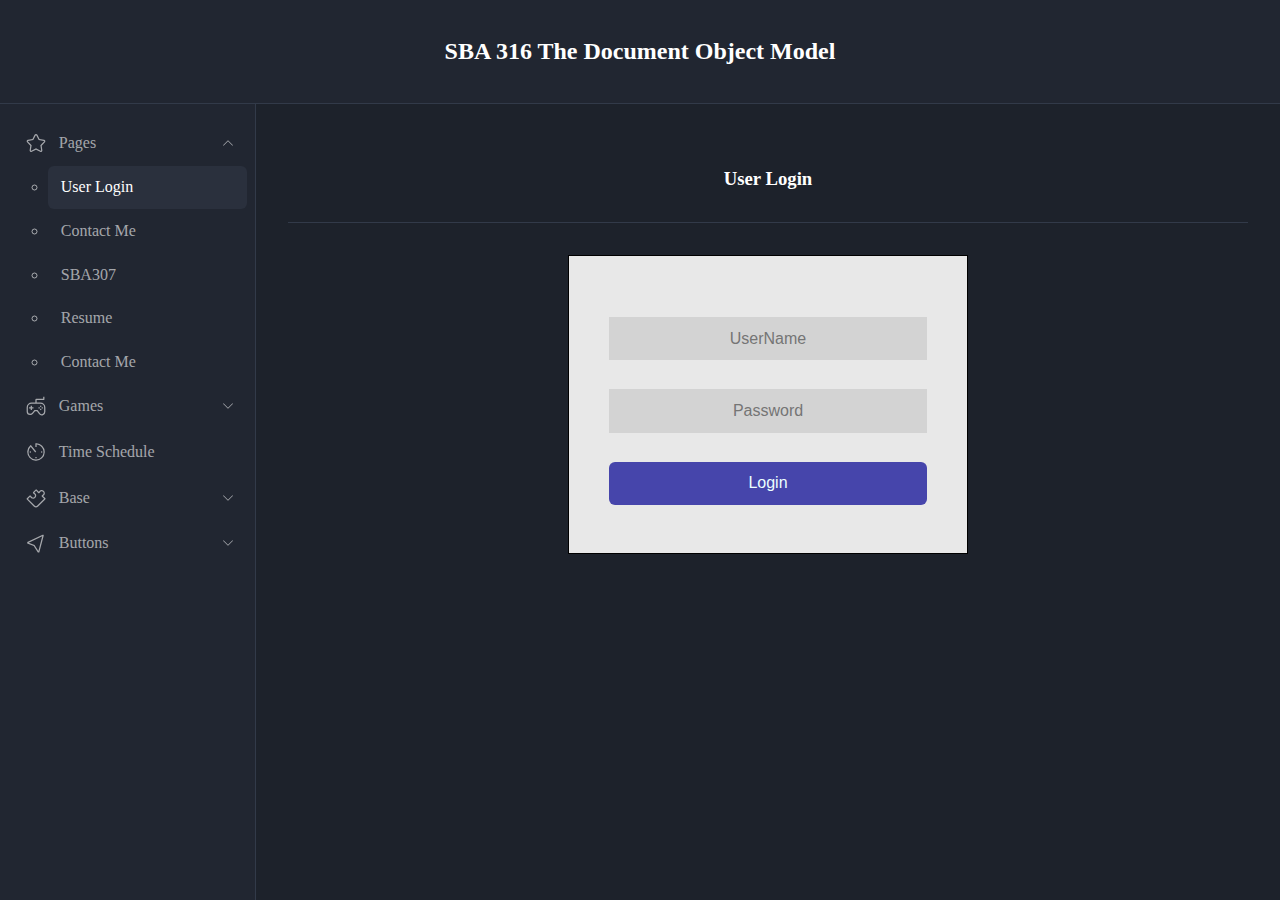
<file: index.html>
<!DOCTYPE html>
<html lang="en">
  <head>
    <meta charset="UTF-8" />
    <meta name="viewport" content="width=device-width, initial-scale=1.0" />
    <title>SBA 316 The Document Object Model</title>
    <link rel="stylesheet" href="./styles/index.css" />
  </head>
  <body>
    <header class="header"><h1>SBA 316 The Document Object Model</h1></header>
    <aside id="aside"></aside>
    <div id="page">
      <h3 class="title"></h3>
      <div id="app"></div>
    </div>
    <template id="loginPage">
      <style>
        .login {
          max-width: 400px;
          margin: 0 auto;
          min-width: 280px;
          padding: 2rem 2.5rem;
          background: #e8e8e8;
          text-align: center;
          position: relative;
          border: 1px solid #000;
        }
        .login input {
          width: 100%;
          display: block;
          margin: 1.8rem auto 0;
          border: none;
          font-size: 1rem;
          padding: 0.8rem 0;
          text-align: center;
          background: #d3d3d3;
        }
        .login input[type='submit'] {
          color: #ecffff;
          cursor: pointer;
          background: #4645ab;
          border-radius: 0.375rem;
        }
        .login .err-msg {
          color: red;
          margin-top: 1rem;
          height: 0;
          overflow: hidden;
          transition: height 2s ease-in;
        }
        .login .err-msg.show {
          height: auto;
        }
      </style>
      <form id="login" class="login">
        <input
          type="text"
          name="username"
          id="username"
          placeholder="UserName"
          required
          minlength="4"
          maxlength="20"
        />
        <input
          type="password"
          name="password"
          id="password"
          placeholder="Password"
          required
          minlength="4"
        />
        <input type="submit" value="Login" />
        <div class="err-msg"></div>
      </form>
      <script src="js/login.js"></script>
    </template>
    <script src="./js/index.js"></script>
  </body>
</html>
</file>
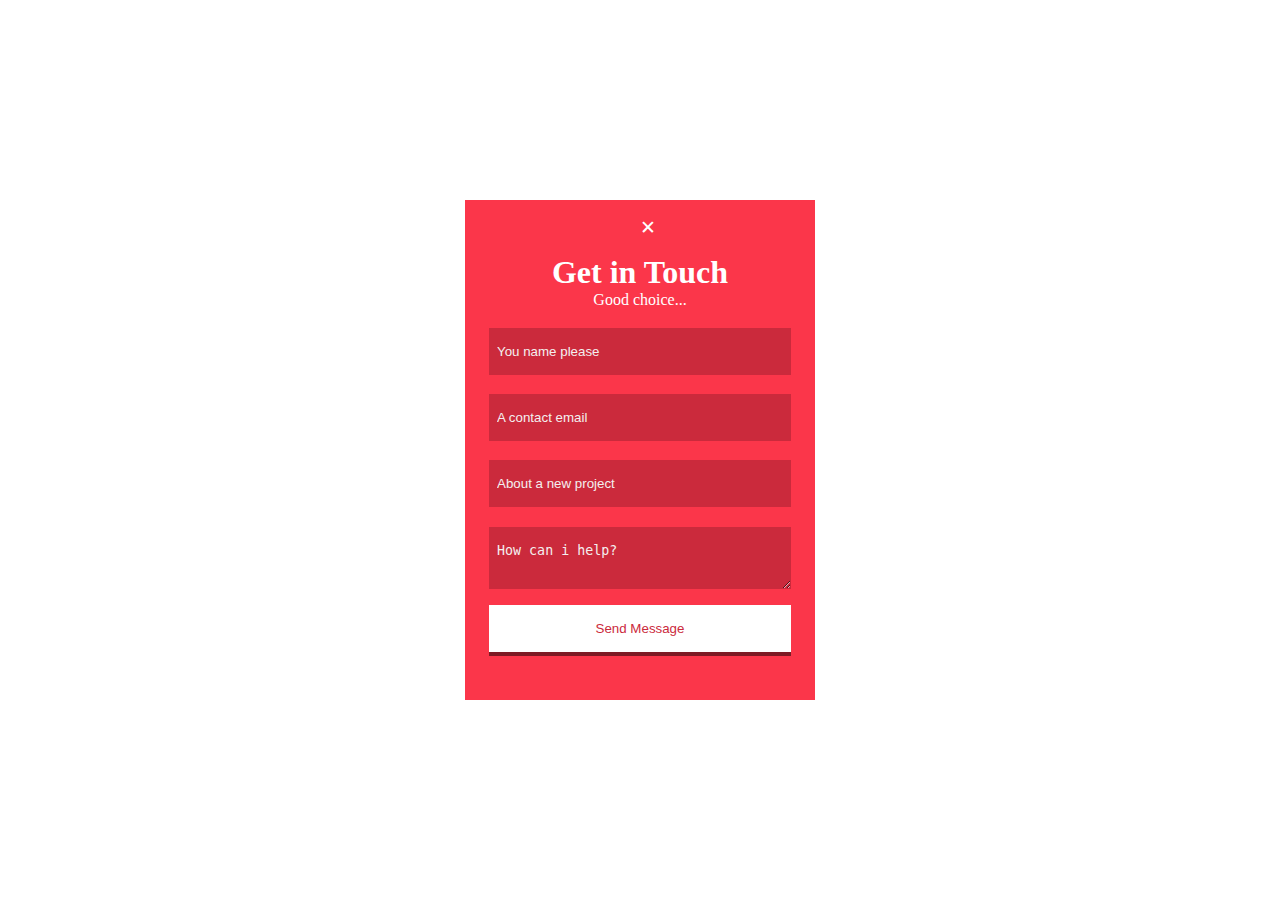
<file: pages/contact.html>
<!DOCTYPE html>
<html lang="en">
<head>
  <meta charset="UTF-8">
  <meta name="viewport" content="width=device-width, initial-scale=1.0">
  <title>Get in Touch</title>
  <style>
    * {
      box-sizing: border-box;
    }
    body {
      display: flex;
      align-items: center;
      justify-content: center;
      height: 100vh;
      margin: 0;
    }
    .contact {
      color: #ffffff;
      padding: 2rem 1.5rem 3rem;
      max-width: 500px;
      min-width: 350px;
      text-align: center;
      position: relative;
      background-color: #fb364a;
    }
    .contact h1 {
      text-align: center;
      margin-bottom: 0px;
    }
    .contact .close {
      top: 1rem;
      font-style: normal;
      font-size: 1.2rem;
      position: absolute;
    }
    .contact input, .contact textarea {
      width: 100%;
      color: inherit;
      display: block;
      border: none;
      padding: 1rem 0.5rem;
      margin-top: 1.2rem;
      outline: none;
      background-color: #cb2a3c;
    }
    .contact input::placeholder, .contact textarea::placeholder {
      color: #f4efef;
    }
    .contact button[type="submit"] {
      width: 100%;
      padding: 1rem;
      margin-top: 1rem;
      border: none;
      color: #cb2a3c;
      box-shadow: 0px 4px #7e1a24;
      background-color: #ffffff;
    }
  </style>
</head>
<body>
  <form class="contact">
    <i class="close">&#10005;</i>
    <h1>Get in Touch</h1>
    <span>Good choice...</span>
    <input type="text" name="name" id="name" placeholder="You name please">
    <input type="email" name="email" id="email" placeholder="A contact email">
    <input type="text" name="project" id="project" placeholder="About a new project">
    <textarea name="msg" id="msg" placeholder="How can i help?"></textarea>
    <button type="submit">Send Message</button>
  </form>
</body>
</html>
</file>
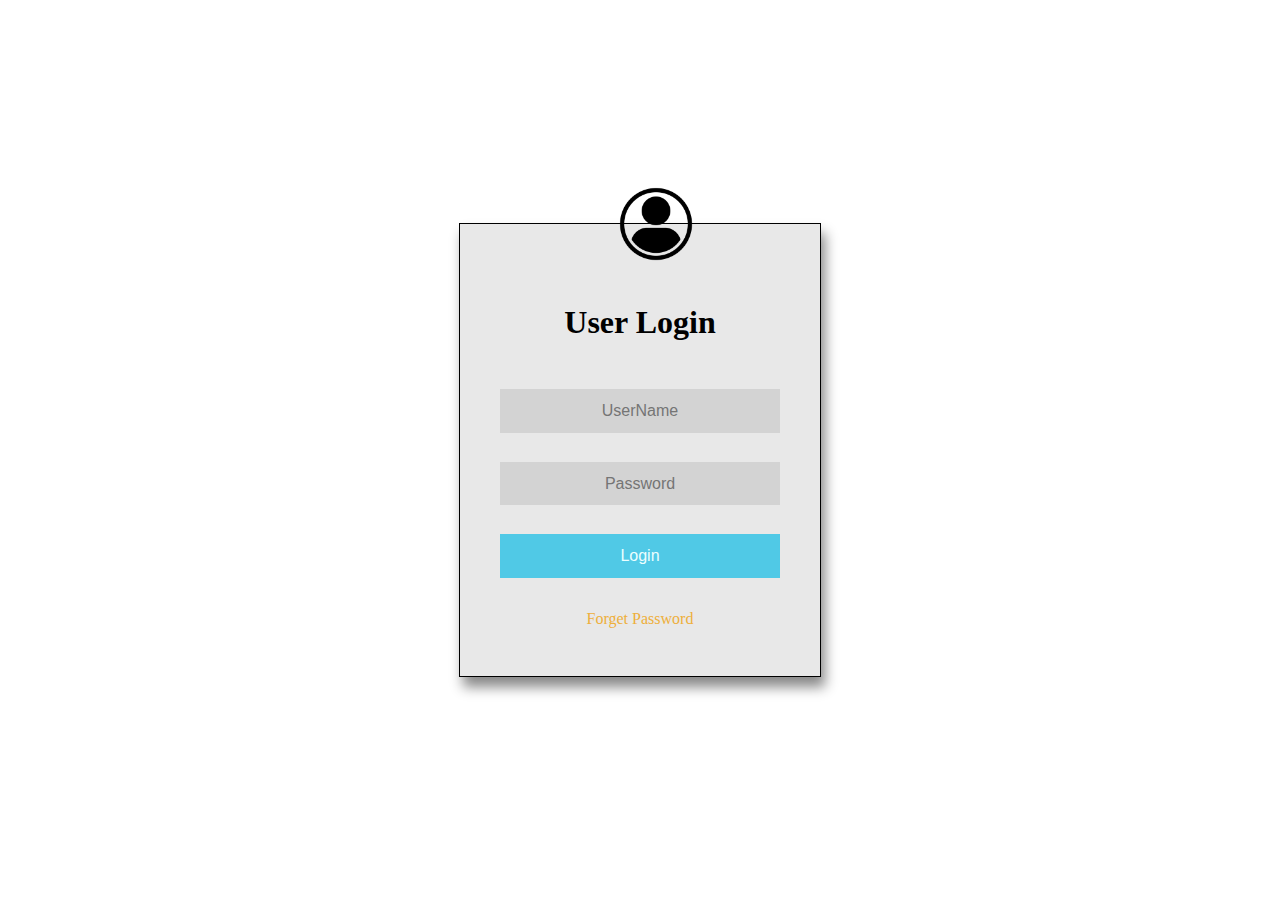
<file: pages/login.html>
<!DOCTYPE html>
<html lang="en">
  <head>
    <meta charset="UTF-8" />
    <meta name="viewport" content="width=device-width, initial-scale=1.0" />
    <title>Login</title>
    <link rel="stylesheet" href="../styles/login.css" />
  </head>
  <body>
    <form class="login" action="#">
      <img src="../images/login.png" alt="Login" />
      <h1>User Login</h1>
      <input type="text" name="username" placeholder="UserName" id="username" />
      <input type="password" name="passwd" id="passwd" placeholder="Password" />
      <input type="submit" value="Login" />
      <a href="#">Forget Password</a>
    </form>
  </body>
</html>
</file>
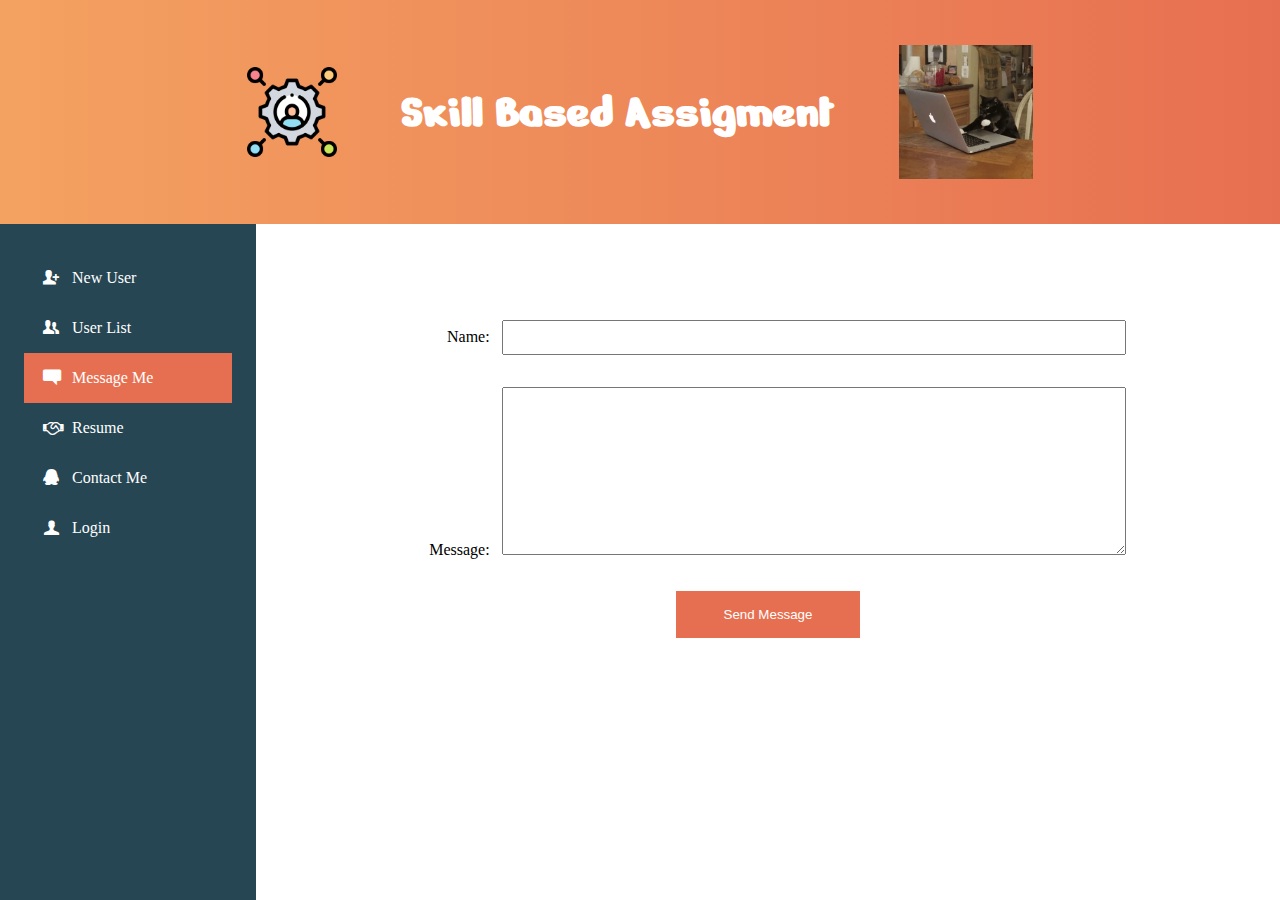
<file: pages/message-me.html>
<!DOCTYPE html>
<html lang="en">
  <head>
    <meta charset="UTF-8" />
    <meta name="viewport" content="width=device-width, initial-scale=1.0" />
    <title>Skill based assigment home page</title>
    <link rel="stylesheet" href="../styles/common.css" />
    <link rel="stylesheet" href="../styles/fontello.css" />
    <style>
      form {
        width: 80%;
      }
      form .row {
        margin-top: 2rem;
        text-align: center;
      }
      form .row label {
        width: 80px;
        text-align: right;
        display: inline-block;
        margin-right: 0.5rem;
      }
      form .row input, form .row textarea {
        width: 80%;
        padding: 0.5rem;
      }
      form .row button[type="submit"] {
        color: #fff;
        background: #e76f51;
        border: none;
        cursor: pointer;
        padding: 1rem 3rem;
      }
    </style>
  </head>
  <body>
    <header id="header">
      <img height="40%" src="../images/skills.png" alt="skills" />
      <h2>Skill Based Assigment</h2>
      <img height="60%" src="../images/cat-working.webp" alt="cat working" />
    </header>
    <div class="container">
      <aside class="sidebar">
        <div class="nav">
          <a href="../index.html"><i class="icon-user-add"></i>New User</a>
          <a href="./user-list.html"><i class="icon-users"></i>User List</a>
          <a href="#" class="active"><i class="icon-comment"></i>Message Me</a>
          <a href="./resume.html"> <i class="icon-handshake-o"></i>Resume </a>
          <a href="./contact.html"><i class="icon-qq"></i>Contact Me</a>
          <a href="./login.html"><i class="icon-user-1"></i>Login</a>
        </div>
      </aside>
      <section class="content">
        <form action="#">
          <div class="row">
            <label for="">Name:</label>
            <input type="text" name="name" id="name">
          </div>
          <div class="row">
            <label for="msg">Message:</label>
            <textarea rows="10" name="msg" id="msg"></textarea>
          </div>
          <div class="row">
            <button type="submit">Send Message</button>
          </div>
        </form>
      </section>
    </div>
  </body>
  <script>
    function ready(fn) {
      if (document.readyState != "loading") {
        fn();
      } else if (document.addEventListener) {
        document.addEventListener("DOMContentLoaded", fn);
      } else {
        document.attachEvent("onreadystatechange", function () {
          if (document.readyState != "loading") fn();
        });
      }
    }

    ready(function () {
      var body = document.querySelector("body");
      body.className = "ready";
    });
  </script>
</html>
</file>
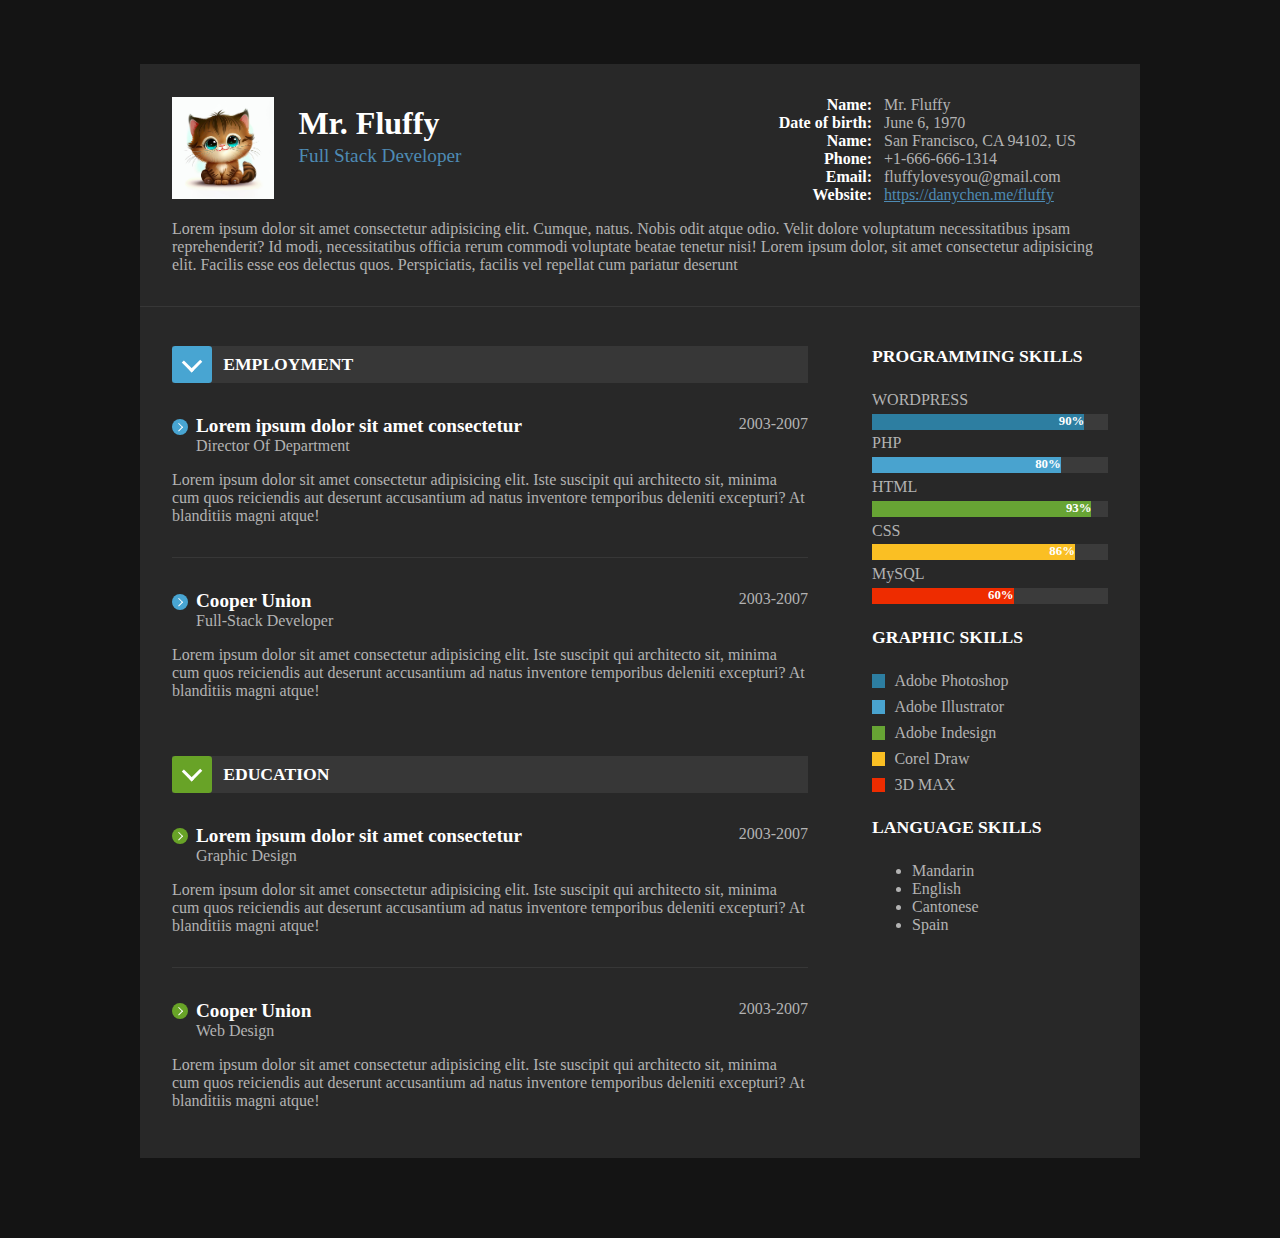
<file: pages/resume.html>
<!DOCTYPE html>
<html lang="en">
  <head>
    <meta charset="UTF-8" />
    <meta name="viewport" content="width=device-width, initial-scale=1.0" />
    <title>Online Resume</title>
    <link rel="stylesheet" href="../styles/resume.css" />
  </head>
  <body>
    <main id="resume">
      <section class="bi-wrapper">
        <div class="left">
          <div><img src="../images/cat-avatar.jpeg" alt="mr. fluffy" /></div>
          <div>
            <h2>Mr. Fluffy</h2>
            <p>Full Stack Developer</p>
          </div>
        </div>
        <ul class="right">
          <li>
            <span>Name:</span>
            Mr. Fluffy
          </li>
          <li>
            <span>Date of birth:</span>
            June 6, 1970
          </li>
          <li>
            <span>Name:</span>
            San Francisco, CA 94102, US
          </li>
          <li>
            <span>Phone:</span>
            +1-666-666-1314
          </li>
          <li>
            <span>Email:</span>
            fluffylovesyou@gmail.com
          </li>
          <li>
            <span>Website:</span>
            <a href="https://danychen.me/fluffy">https://danychen.me/fluffy</a>
          </li>
        </ul>
        <div class="bio">
          Lorem ipsum dolor sit amet consectetur adipisicing elit. Cumque,
          natus. Nobis odit atque odio. Velit dolore voluptatum necessitatibus
          ipsam reprehenderit? Id modi, necessitatibus officia rerum commodi
          voluptate beatae tenetur nisi! Lorem ipsum dolor, sit amet consectetur
          adipisicing elit. Facilis esse eos delectus quos. Perspiciatis,
          facilis vel repellat cum pariatur deserunt
        </div>
      </section>
      <div class="main-wrapper">
        <div class="history">
          <section class="emp">
            <h4 class="title">
              <i></i>
              EMPLOYMENT
            </h4>
            <section class="item">
              <div>
                <i></i>
                <h6>Lorem ipsum dolor sit amet consectetur</h6>
                <span>Director Of Department</span>
              </div>
              <div>2003-2007</div>
              <div>
                Lorem ipsum dolor sit amet consectetur adipisicing elit. Iste
                suscipit qui architecto sit, minima cum quos reiciendis aut
                deserunt accusantium ad natus inventore temporibus deleniti
                excepturi? At blanditiis magni atque!
              </div>
            </section>
            <section class="item">
              <div>
                <i></i>
                <h6>Cooper Union</h6>
                <span>Full-Stack Developer</span>
              </div>
              <div>2003-2007</div>
              <div>
                Lorem ipsum dolor sit amet consectetur adipisicing elit. Iste
                suscipit qui architecto sit, minima cum quos reiciendis aut
                deserunt accusantium ad natus inventore temporibus deleniti
                excepturi? At blanditiis magni atque!
              </div>
            </section>
          </section>
          <section class="edu">
            <h4 class="title">
              <i></i>
              EDUCATION
            </h4>
            <section class="item">
              <div>
                <h6>
                  <i></i>
                  Lorem ipsum dolor sit amet consectetur
                </h6>
                <span>Graphic Design</span>
              </div>
              <div>2003-2007</div>
              <div>
                Lorem ipsum dolor sit amet consectetur adipisicing elit. Iste
                suscipit qui architecto sit, minima cum quos reiciendis aut
                deserunt accusantium ad natus inventore temporibus deleniti
                excepturi? At blanditiis magni atque!
              </div>
            </section>
            <section class="item">
              <div>
                <i></i>
                <h6>Cooper Union</h6>
                <span>Web Design</span>
              </div>
              <div>2003-2007</div>
              <div>
                Lorem ipsum dolor sit amet consectetur adipisicing elit. Iste
                suscipit qui architecto sit, minima cum quos reiciendis aut
                deserunt accusantium ad natus inventore temporibus deleniti
                excepturi? At blanditiis magni atque!
              </div>
            </section>
          </section>
        </div>
        <aside class="skills">
          <h4>PROGRAMMING SKILLS</h4>
          <ul class="ps">
            <li>
              WORDPRESS
              <div class="percent">
                <i style="width: 90%; background: #2d7ea1">90% </i>
              </div>
            </li>
            <li>
              PHP
              <div class="percent">
                <i style="width: 80%; background: #49a3cf">80% </i>
              </div>
            </li>
            <li>
              HTML
              <div class="percent">
                <i style="width: 93%; background: #67a434">93% </i>
              </div>
            </li>
            <li>
              CSS
              <div class="percent">
                <i style="width: 86%; background: #fabf23">86% </i>
              </div>
            </li>
            <li>
              MySQL
              <div class="percent">
                <i style="width: 60%; background: #ee2c00">60% </i>
              </div>
            </li>
          </ul>
          <h4>GRAPHIC SKILLS</h4>
          <ul class="gs li-square">
            <li>Adobe Photoshop</li>
            <li>Adobe Illustrator</li>
            <li>Adobe Indesign</li>
            <li>Corel Draw</li>
            <li>3D MAX</li>
          </ul>
          <h4>LANGUAGE SKILLS</h4>
          <ul class="ls">
            <li>Mandarin</li>
            <li>English</li>
            <li>Cantonese</li>
            <li>Spain</li>
          </ul>
        </aside>
      </div>
    </main>
  </body>
</html>
</file>
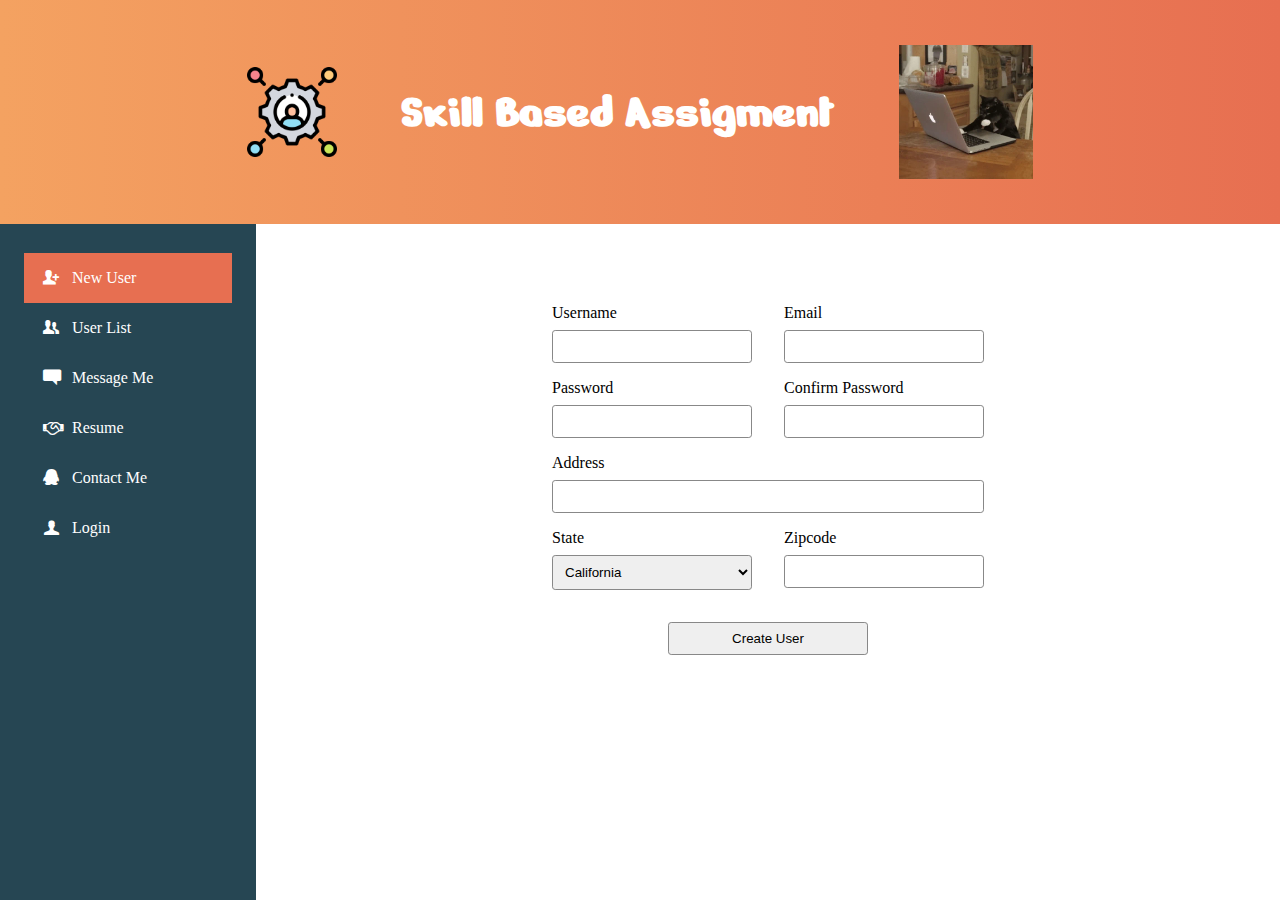
<file: pages/sba307.html>
<!DOCTYPE html>
<html lang="en">
  <head>
    <meta charset="UTF-8" />
    <meta name="viewport" content="width=device-width, initial-scale=1.0" />
    <title>Skill based assigment home page</title>
    <link rel="stylesheet" href="../styles/common.css" />
    <link rel="stylesheet" href="../styles/fontello.css" />
    <style>
      .register .row {
        display: flex;
        gap: 2rem;
        margin-top: 1rem;
      }
      .register .row .flex-1 {
        flex-grow: 1;
      }
      .register .row .flex-1 input {
        width: 100%;
      }
      .register label {
        display: block;
        margin-bottom: 0.5rem;
      }
      .register input,
      .register select {
        display: block;
        padding: 0.5rem;
        width: 200px;
        border-radius: 0.2rem;
        border: 1px solid #888;
      }
      .register input[type='submit'] {
        margin: 2rem auto;
      }
    </style>
  </head>
  <body>
    <header id="header">
      <img height="40%" src="../images/skills.png" alt="skills" />
      <h2>Skill Based Assigment</h2>
      <img height="60%" src="../images/cat-working.webp" alt="cat working" />
    </header>
    <div class="container">
      <aside class="sidebar">
        <div class="nav">
          <a class="active" href="#"><i class="icon-user-add"></i>New User</a>
          <a href="./user-list.html"><i class="icon-users"></i>User List</a>
          <a href="./message-me.html"><i class="icon-comment"></i>Message Me</a>
          <a href="./resume.html"> <i class="icon-handshake-o"></i>Resume </a>
          <a href="./contact.html"><i class="icon-qq"></i>Contact Me</a>
          <a href="./login.html"><i class="icon-user-1"></i>Login</a>
        </div>
      </aside>
      <section class="content">
        <form action="#" class="register">
          <div class="row">
            <div>
              <label for="username">Username</label>
              <input type="text" name="username" id="username" />
            </div>
            <div>
              <label for="email">Email</label>
              <input type="email" name="email" id="email" />
            </div>
          </div>
          <div class="row">
            <div>
              <label for="password">Password</label>
              <input type="password" name="password" id="password" />
            </div>
            <div>
              <label for="password2">Confirm Password</label>
              <input type="password" name="password2" id="password2" />
            </div>
          </div>
          <div class="row">
            <div class="flex-1">
              <label for="address">Address</label>
              <input type="text" name="address" id="address" />
            </div>
          </div>
          <div class="row">
            <div>
              <label for="state">State</label>
              <select name="state" id="state">
                <option value="">California</option>
                <option value="">California</option>
                <option value="">California</option>
                <option value="">California</option>
                <option value="">California</option>
                <option value="">California</option>
                <option value="">California</option>
                <option value="">California</option>
                <option value="">California</option>
                <option value="">California</option>
              </select>
            </div>
            <div>
              <label for="zipcode">Zipcode</label>
              <input type="password" name="zipcode" id="zipcode" />
            </div>
          </div>
          <input type="submit" value="Create User" />
        </form>
      </section>
    </div>
  </body>
  <script>
    function ready(fn) {
      if (document.readyState != 'loading') {
        fn();
      } else if (document.addEventListener) {
        document.addEventListener('DOMContentLoaded', fn);
      } else {
        document.attachEvent('onreadystatechange', function () {
          if (document.readyState != 'loading') fn();
        });
      }
    }

    ready(function () {
      var body = document.querySelector('body');
      body.className = 'ready';
    });
  </script>
</html>
</file>
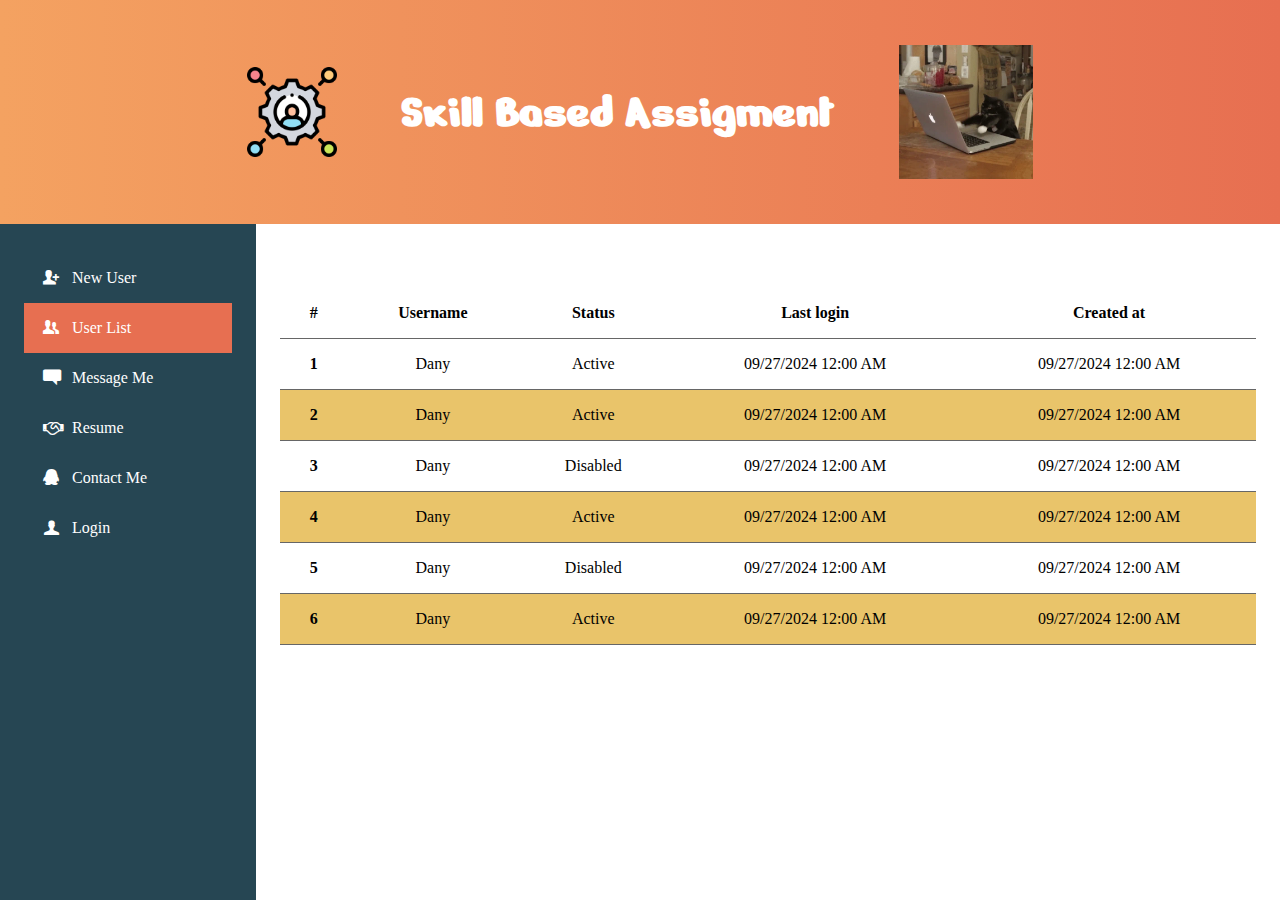
<file: pages/user-list.html>
<!DOCTYPE html>
<html lang="en">
  <head>
    <meta charset="UTF-8" />
    <meta name="viewport" content="width=device-width, initial-scale=1.0" />
    <title>Skill based assigment home page</title>
    <link rel="stylesheet" href="../styles/common.css" />
    <link rel="stylesheet" href="../styles/fontello.css" />
    <style>
      .container > .content {
        display: block;
      }
      .table {
        width: 100%;
        border-collapse: collapse;
      }
      .table > :not(caption) > * > *   {
        text-align: center;
        padding: 1rem;
        border-bottom: 1px solid #666;
      }
      .table tr:nth-child(even){
        background-color: #e9c46a;
      }
    </style>
  </head>
  <body>
    <header id="header">
      <img height="40%" src="../images/skills.png" alt="skills" />
      <h2>Skill Based Assigment</h2>
      <img height="60%" src="../images/cat-working.webp" alt="cat working" />
    </header>
    <div class="container">
      <aside class="sidebar">
        <div class="nav">
          <a href="../index.html"><i class="icon-user-add"></i>New User</a>
          <a class="active" href="#"><i class="icon-users"></i>User List</a>
          <a href="./message-me.html"><i class="icon-comment"></i>Message Me</a>
          <a href="./resume.html"> <i class="icon-handshake-o"></i>Resume </a>
          <a href="./contact.html"><i class="icon-qq"></i>Contact Me</a>
          <a href="./login.html"><i class="icon-user-1"></i>Login</a>
        </div>
      </aside>
      <section class="content">
        <table class="table">
          <thead>
            <tr>
              <th scope="col">#</th>
              <th scope="col">Username</th>
              <th scope="col">Status</th>
              <th scope="col">Last login</th>
              <th scope="col">Created at</th>
            </tr>
          </thead>
          <tbody>
            <tr>
              <th scope="row">1</th>
              <td>Dany</td>
              <td>Active</td>
              <td>09/27/2024 12:00 AM</td>
              <td>09/27/2024 12:00 AM</td>
            </tr>
            <tr>
              <th scope="row">2</th>
              <td>Dany</td>
              <td>Active</td>
              <td>09/27/2024 12:00 AM</td>
              <td>09/27/2024 12:00 AM</td>
            </tr>
            <tr>
              <th scope="row">3</th>
              <td>Dany</td>
              <td>Disabled</td>
              <td>09/27/2024 12:00 AM</td>
              <td>09/27/2024 12:00 AM</td>
            </tr>
            <tr>
              <th scope="row">4</th>
              <td>Dany</td>
              <td>Active</td>
              <td>09/27/2024 12:00 AM</td>
              <td>09/27/2024 12:00 AM</td>
            </tr>
            <tr>
              <th scope="row">5</th>
              <td>Dany</td>
              <td>Disabled</td>
              <td>09/27/2024 12:00 AM</td>
              <td>09/27/2024 12:00 AM</td>
            </tr>
            <tr>
              <th scope="row">6</th>
              <td>Dany</td>
              <td>Active</td>
              <td>09/27/2024 12:00 AM</td>
              <td>09/27/2024 12:00 AM</td>
            </tr>
          </tbody>
        </table>
      </section>
    </div>
  </body>
  <script>
    function ready(fn) {
      if (document.readyState != "loading") {
        fn();
      } else if (document.addEventListener) {
        document.addEventListener("DOMContentLoaded", fn);
      } else {
        document.attachEvent("onreadystatechange", function () {
          if (document.readyState != "loading") fn();
        });
      }
    }

    ready(function () {
      var body = document.querySelector("body");
      body.className = "ready";
    });
  </script>
</html>
</file>
<file: styles/index.css>
:root {
  --bg-color: #1d222b;
  --bg-secondary-color: #212631;
  --header-height: 6.5rem;
  --body-color: rgba(255, 255, 255, 0.6);
  --active-color: var(--emphasis-color);
  --emphasis-color: #fff;
  --border-color: #323a49;
  --aside-menu-bar: 16rem;
  --sidebar-link-hover-bg: #2a303d;
  --arrow-icon: url("data:image/svg+xml,%3csvg xmlns='http://www.w3.org/2000/svg' viewBox='0 0 16 16'%3e%3cpath fill-rule='evenodd' d='M1.646 4.646a.5.5 0 0 1 .708 0L8 10.293l5.646-5.647a.5.5 0 0 1 .708.708l-6 6a.5.5 0 0 1-.708 0l-6-6a.5.5 0 0 1 0-.708z'/%3e%3c/svg%3e");
}

* {
  box-sizing: border-box;
}

body {
  margin: 0;
  color: var(--body-color);
  background-color: var(--bg-color);
}

.header {
  display: flex;
  justify-content: center;
  align-items: center;
  text-align: center;
  padding: 1rem;
  position: fixed;
  top: 0;
  left: 0;
  width: 100%;
  height: var(--header-height);
  border-bottom: 1px solid var(--border-color);
  background-color: var(--bg-secondary-color);
}

.header h1 {
  margin: 0;
  color: var(--emphasis-color);
  font-size: 1.5rem;
}

#aside {
  left: 0;
  top: var(--header-height);
  width: var(--aside-menu-bar);
  bottom: 0px;
  position: fixed;
  /* overflow-y: scroll; */
  background: var(--bg-secondary-color);
  border-right: 1px solid var(--border-color);
}

#aside .nav {
  list-style: none;
  padding: 0 0.5rem;
}

#aside .nav a {
  padding: 0.8rem;
  display: flex;
  cursor: pointer;
  align-items: center;
  color: var(--body-color);
  text-decoration: none;
}

#aside .nav a.active {
  color: var(--active-color);
  border-radius: 0.375rem;
  background: var(--sidebar-link-hover-bg);
}

#aside .nav a:hover {
  border-radius: 0.375rem;
  background: var(--sidebar-link-hover-bg);
}

#aside .nav .nav-group-toggle::after {
  content: '';
  display: block;
  flex: 0 12px;
  height: 12px;
  margin-left: auto;
  -webkit-mask-image: var(--arrow-icon);
  mask-image: var(--arrow-icon);
  background-color: var(--body-color);
}

#aside .nav .expand .nav-group-toggle::after {
  transform: rotate(180deg);
}

#aside .nav a .nav-icon {
  height: 1.25rem;
  margin-right: 0.5rem;
}

#aside ul.nav-group-items {
  overflow: hidden;
  height: 0;
}

#aside .nav .expand .nav-group-items {
  height: auto;
}

#page {
  padding: 2rem;
  margin-top: var(--header-height);
  margin-left: var(--aside-menu-bar);
}

#page h3.title {
  color: var(--emphasis-color);
  text-align: center;
  padding: 2rem;
  margin: 0;
  border-bottom: 1px solid var(--border-color);
}

#page #app {
  padding: 2rem;
}
</file>
<file: styles/login.css>
:root {
  font-size: 16px;
}
body {
  height: 100vh;
  display: flex;
  margin: 0;
  justify-content: center;
  align-items: center;
}
.login {
  width: 16%;
  min-width: 280px;
  padding: 2rem 2.5rem;
  background: #e8e8e8;
  text-align: center;
  position: relative;
  border: 1px solid #000;
  box-shadow: 4px 10px 12px 0 #888888;
}
.login > img {
  width: 5rem;
  top: -2.5rem;
  left: 50%;
  margin-left: -1.5rem;
  position: absolute;
}
.login h1 {
  margin: 3rem 0 3rem;
}
.login input {
  width: 100%;
  display: block;
  margin: 1.8rem auto 0;
  border: none;
  font-size: 1rem;
  padding: 0.8rem 0;
  text-align: center;
  background: #d3d3d3;
}
.login input[type='submit'] {
  color: #ecffff;
  background: #50c9e6;
}
.login a:link {
  color: #eeaf3b;
  margin: 2rem 0 1rem;
  display: block;
  text-decoration: none;
}
</file>
<file: styles/common.css>
/* latin */
@font-face {
  font-family: 'Nerko One';
  font-style: normal;
  font-weight: 400;
  font-display: swap;
  src: url(./fonts/NerkoOne-Regular.ttf) format('woff2');
  unicode-range: U+0000-00FF, U+0131, U+0152-0153, U+02BB-02BC, U+02C6, U+02DA,
    U+02DC, U+0304, U+0308, U+0329, U+2000-206F, U+2074, U+20AC, U+2122, U+2191,
    U+2193, U+2212, U+2215, U+FEFF, U+FFFD;
}
* {
  box-sizing: border-box;
}
html,
body {
  height: 100vh;
  overflow: auto;
}
body {
  margin: 0;
  font-size: 16px;
}
#header {
  color: #fff;
  height: 14rem;
  text-align: center;
  font-family: 'Nerko One', cursive;
  font-weight: 400;
  font-style: normal;
  display: flex;
  align-items: center;
  justify-content: center;
  background: linear-gradient(90deg, #f4a261 0%, #e76f51 100%);
}
#header h2 {
  font-size: 0.8rem;
  margin: 0 4rem;
  transition: font-size 3s ease-in;
}
.ready #header h2 {
  font-size: 3rem;
}
.container {
  display: flex;
  min-height: 600px;
  height: calc(100vh - 14rem);
}
.container > aside {
  width: 16rem;
  color: #fff;
  padding: 0 1.5rem;
  background: #264653;
}
.container > aside .nav {
  padding: 0;
  margin: 1.8rem 0;
}
.container > aside .nav a {
  color: #fff;
  display: block;
  padding: 1rem 1rem;
  text-decoration: none;
}
.container > aside .nav a i {
  margin-right: 0.6rem;
}
.container > aside .nav a.active {
  background: #e76f51;
}
.container > aside .nav a:hover {
  background: #e9c46a;
}
.container > .content {
  flex-grow: 1;
  padding: 4rem 1.5rem 1.5rem;
  display: flex;
  justify-content: center;
}
</file>
<file: styles/fontello.css>
@font-face {
  font-family: 'fontello';
  src: url('./fonts/fontello.eot?43538905');
  src: url('./fonts/fontello.eot?43538905#iefix') format('embedded-opentype'),
    url('./fonts/fontello.woff2?43538905') format('woff2'),
    url('./fonts/fontello.woff?43538905') format('woff'),
    url('./fonts/fontello.ttf?43538905') format('truetype'),
    url('./fonts/fontello.svg?43538905#fontello') format('svg');
  font-weight: normal;
  font-style: normal;
}
/* Chrome hack: SVG is rendered more smooth in Windozze. 100% magic, uncomment if you need it. */
/* Note, that will break hinting! In other OS-es font will be not as sharp as it could be */
/*
@media screen and (-webkit-min-device-pixel-ratio:0) {
  @font-face {
    font-family: 'fontello';
    src: url('../font/fontello.svg?43538905#fontello') format('svg');
  }
}
*/
[class^='icon-']:before,
[class*=' icon-']:before {
  font-family: 'fontello';
  font-style: normal;
  font-weight: normal;
  speak: never;

  display: inline-block;
  text-decoration: inherit;
  width: 1em;
  margin-right: 0.2em;
  text-align: center;
  /* opacity: .8; */

  /* For safety - reset parent styles, that can break glyph codes*/
  font-variant: normal;
  text-transform: none;

  /* fix buttons height, for twitter bootstrap */
  line-height: 1em;

  /* Animation center compensation - margins should be symmetric */
  /* remove if not needed */
  margin-left: 0.2em;

  /* you can be more comfortable with increased icons size */
  /* font-size: 120%; */

  /* Font smoothing. That was taken from TWBS */
  -webkit-font-smoothing: antialiased;
  -moz-osx-font-smoothing: grayscale;

  /* Uncomment for 3D effect */
  /* text-shadow: 1px 1px 1px rgba(127, 127, 127, 0.3); */
}

.icon-left-open:before {
  content: '\e800';
} /* '' */
.icon-right-open:before {
  content: '\e801';
} /* '' */
.icon-user-add:before {
  content: '\e803';
} /* '' */
.icon-users:before {
  content: '\e804';
} /* '' */
.icon-user-1:before {
  content: '\e805';
} /* '' */
.icon-comment:before {
  content: '\e806';
} /* '' */
.icon-comment-alt:before {
  content: '\e807';
} /* '' */
.icon-chat:before {
  content: '\e808';
} /* '' */
.icon-qq:before {
  content: '\f1d6';
} /* '' */
.icon-handshake-o:before {
  content: '\f2b5';
} /* '' */
</file>
<file: styles/resume.css>
:root {
  color: #b3b3b3;
  font-size: 16px;
}
* {
  box-sizing: border-box;
}
body {
  background: #141414;
}
a {
  color: #4e8bb4;
}
.percent {
  display: block;
  height: 1rem;
  background: #3b3b3b;
}
.percent i {
  font-size: 0.8rem;
  color: #fff;
  display: block;
  height: 100%;
  text-align: right;
  font-style: normal;
  font-weight: bold;
}
#resume {
  max-width: 1000px;
  margin: 4rem auto 5rem;
  background: #282828;
}
#resume .bi-wrapper {
  gap: 1rem;
  padding: 2rem;
  display: flex;
  row-gap: 1rem;
  align-items: center;
  justify-content: space-between;
  flex-flow: row wrap;
  border-bottom: 1px solid #373737;
}
#resume .bi-wrapper .left {
  flex-grow: 1;
  display: flex;
}
#resume .bi-wrapper .left > div:last-child {
  margin-left: 1.5rem;
}
#resume .bi-wrapper .left h2 {
  color: #fff;
  font-size: 2rem;
  margin: 0.5rem 0 0.2rem;
}
#resume .bi-wrapper .left p {
  margin: 0;
  font-size: 1.2rem;
  color: #4e8bb4;
}
#resume .bi-wrapper .left img {
  width: 6.4rem;
}
#resume .bi-wrapper .right {
  margin: 0 2rem 0 0;
  list-style: none;
}
#resume .bi-wrapper .right span {
  color: #fff;
  width: 8rem;
  text-align: right;
  display: inline-block;
  font-weight: bold;
  margin-right: 0.5rem;
}
#resume .bi-wrapper .bio {
  flex-basis: 100%;
}
.main-wrapper {
  display: flex;
}
.main-wrapper .history {
  padding: 1rem 2rem;
}
.main-wrapper .history > section h4 {
  color: #fff;
  padding: 0.5rem 3.2rem;
  background: #373737;
  font-size: 1.1rem;
  position: relative;
}
.main-wrapper .history > section .title i {
  top: 0;
  width: 2.5rem;
  height: 100%;
  left: 0;
  position: absolute;
  background: #48a5d2;
  border-radius: 0.2rem;
}
.main-wrapper .history .edu .title i {
  background: #68a327;
}
.main-wrapper .history > section .title i::after {
  content: "";
  width: 30%;
  height: 30%;
  top: 50%;
  left: 50%;
  border-style: solid;
  border-width: 0.2rem 0.2rem 0 0;
  border-color: #fff;
  position: absolute;
  transform: translate(-50%, -70%) rotate(135deg);
}
.main-wrapper .history .item {
  display: flex;
  row-gap: 1rem;
  margin-top: 2rem;
  justify-content: space-between;
  flex-flow: wrap row;
  border-bottom: 1px solid #373737;
}
.main-wrapper .history .item div:first-child {
  padding-left: 1.5rem;
  position: relative;
}
.main-wrapper .history .item h6 {
  color: #fff;
  font-size: 1.2rem;
  margin: 0;
}
.main-wrapper .history .item i {
  left: 0;
  top: 0.2rem;
  width: 1rem;
  height: 1rem;
  border-radius: 50%;
  background: #48a5d2;
  position: absolute;
}
.main-wrapper .history .item i::after {
  content: "";
  width: 30%;
  height: 30%;
  top: 50%;
  left: 50%;
  border-style: solid;
  border-width: 0.1rem 0.1rem 0 0;
  border-color: #fff;
  position: absolute;
  transform: translate(-70%, -50%) rotate(45deg);
}
.main-wrapper .history .edu .item i {
  background: #68a327;
}
.main-wrapper .history .item div:last-child {
  flex-flow: row wrap;
  flex-basis: 100%;
  margin-bottom: 2rem;
}
.main-wrapper .history .item:last-child {
  border: none;
}
.main-wrapper .skills {
  min-width: 300px;
  padding: 1rem 2rem;
}
.main-wrapper .skills h4 {
  color: #fff;
  font-size: 1.1rem;
}
.main-wrapper .skills .ps {
  list-style: none;
  margin: 0;
  padding: 0;
}
.main-wrapper .skills .ps .percent {
  margin: 0.3rem 0;
}
.main-wrapper .skills .gs {
}
.li-square {
  list-style: none;
  padding: 0;
}
.li-square li {
  padding-left: 1.4rem;
  position: relative;
  margin-top: 0.5rem;
}
.li-square li::before {
  top: 12%;
  content: "";
  width: 0.8rem;
  height: 76%;
  left: 0;
  position: absolute;
  background: #ee2c00;
}
.li-square li:nth-child(5n + 1)::before {
  background: #2d7ea1;
}
.li-square li:nth-child(5n + 2)::before {
  background: #49a3cf;
}
.li-square li:nth-child(5n + 3)::before {
  background: #67a434;
}
.li-square li:nth-child(5n + 4)::before {
  background: #fabf23;
}
.li-square li:nth-child(5n + 5)::before {
  background: #ee2c00;
}
/* .main-wrapper .skills .gs {
  list-style: square;
}
.main-wrapper .skills .gs ::marker {
  color: red;
} */
</file>
